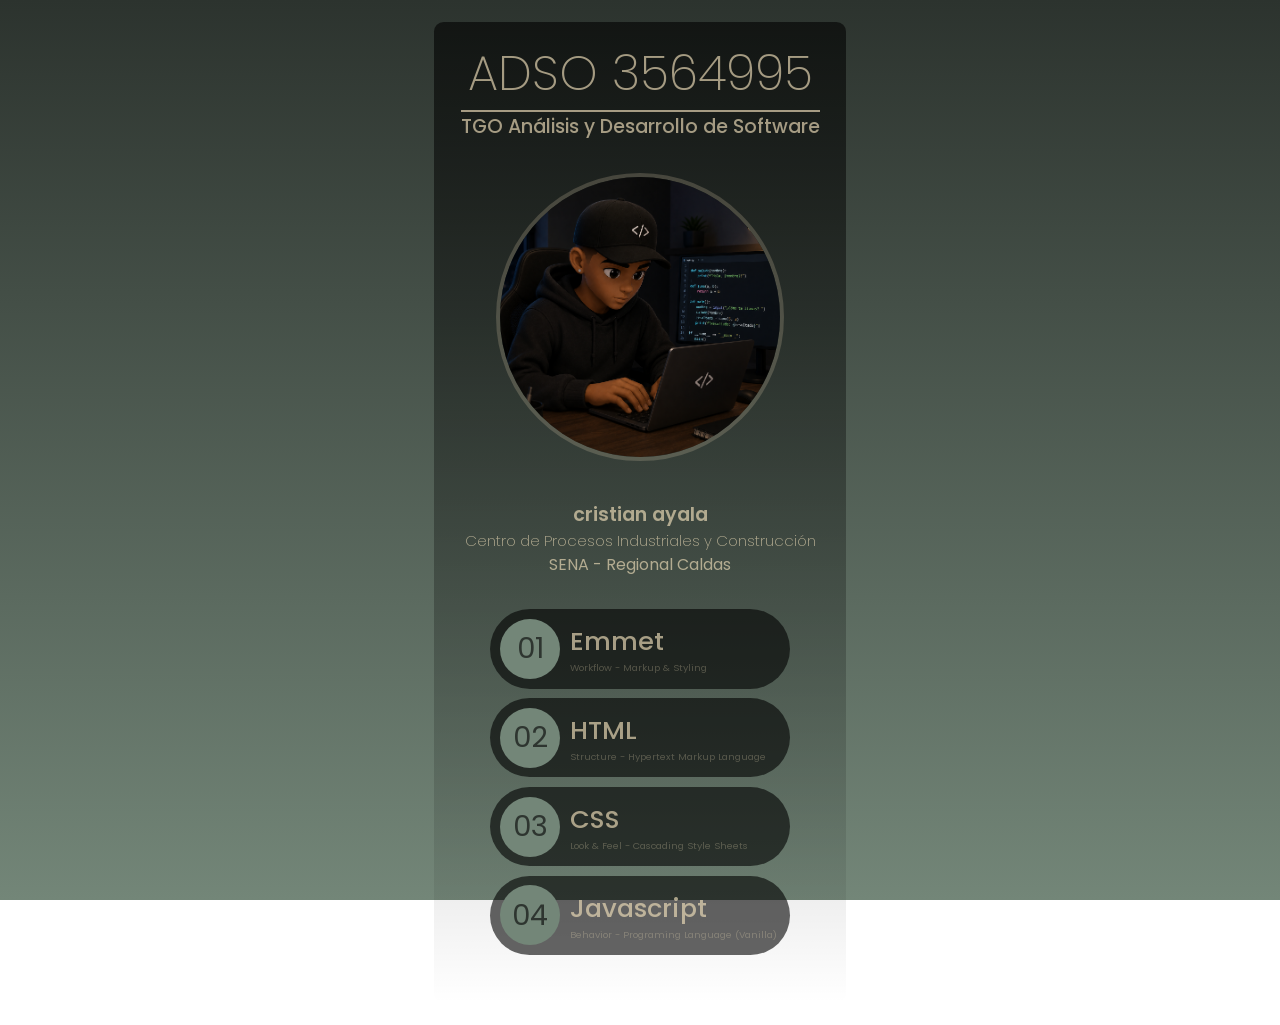
<file: index.html>
<!DOCTYPE html>
<html lang="en">
<head>
    <meta charset="UTF-8">
    <meta name="viewport" content="width=device-width, initial-scale=1.0">
    <title>ADSO 3564995</title>
    <link rel="stylesheet" href="src/css/master.css">
</head>
<body>
    <main>
        <header class="mmenu">
            <h1>ADSO 3564995</h1>
            <h2>TGO Análisis y Desarrollo de Software</h2>
            <img src="src/css/cristian-caricature.png" alt="Cristian Ayala Caricature">
            <h3>cristian ayala</h3>
            <h4>Centro de Procesos Industriales y Construcción</h4>
            <h5>SENA - Regional Caldas</h5>
        </header>
        <menu class="mmenu">
            <a href="01-emmet/index.html">
                <span>01</span>
                <aside>
                    <h4>Emmet</h4>
                    <small>Workflow - Markup & Styling</small>
                </aside>
            </a>
            <a href="02-html/index.html">
                <span>02</span>
                <aside>
                    <h4>HTML</h4>
                    <small>Structure - Hypertext Markup Language</small>
                </aside>
            </a>
            <a href="03-css/index.html">
                <span>03</span>
                <aside>
                    <h4>CSS</h4>
                    <small>Look & Feel - Cascading Style Sheets</small>
                </aside>
            </a>
            <a href="04-javascript/index.html">
                <span>04</span>
                <aside>
                    <h4>Javascript</h4>
                    <small>Behavior - Programing Language (Vanilla)</small>
                </aside>
            </a>
        </menu>
    </main>
</body>
</html>
</file>
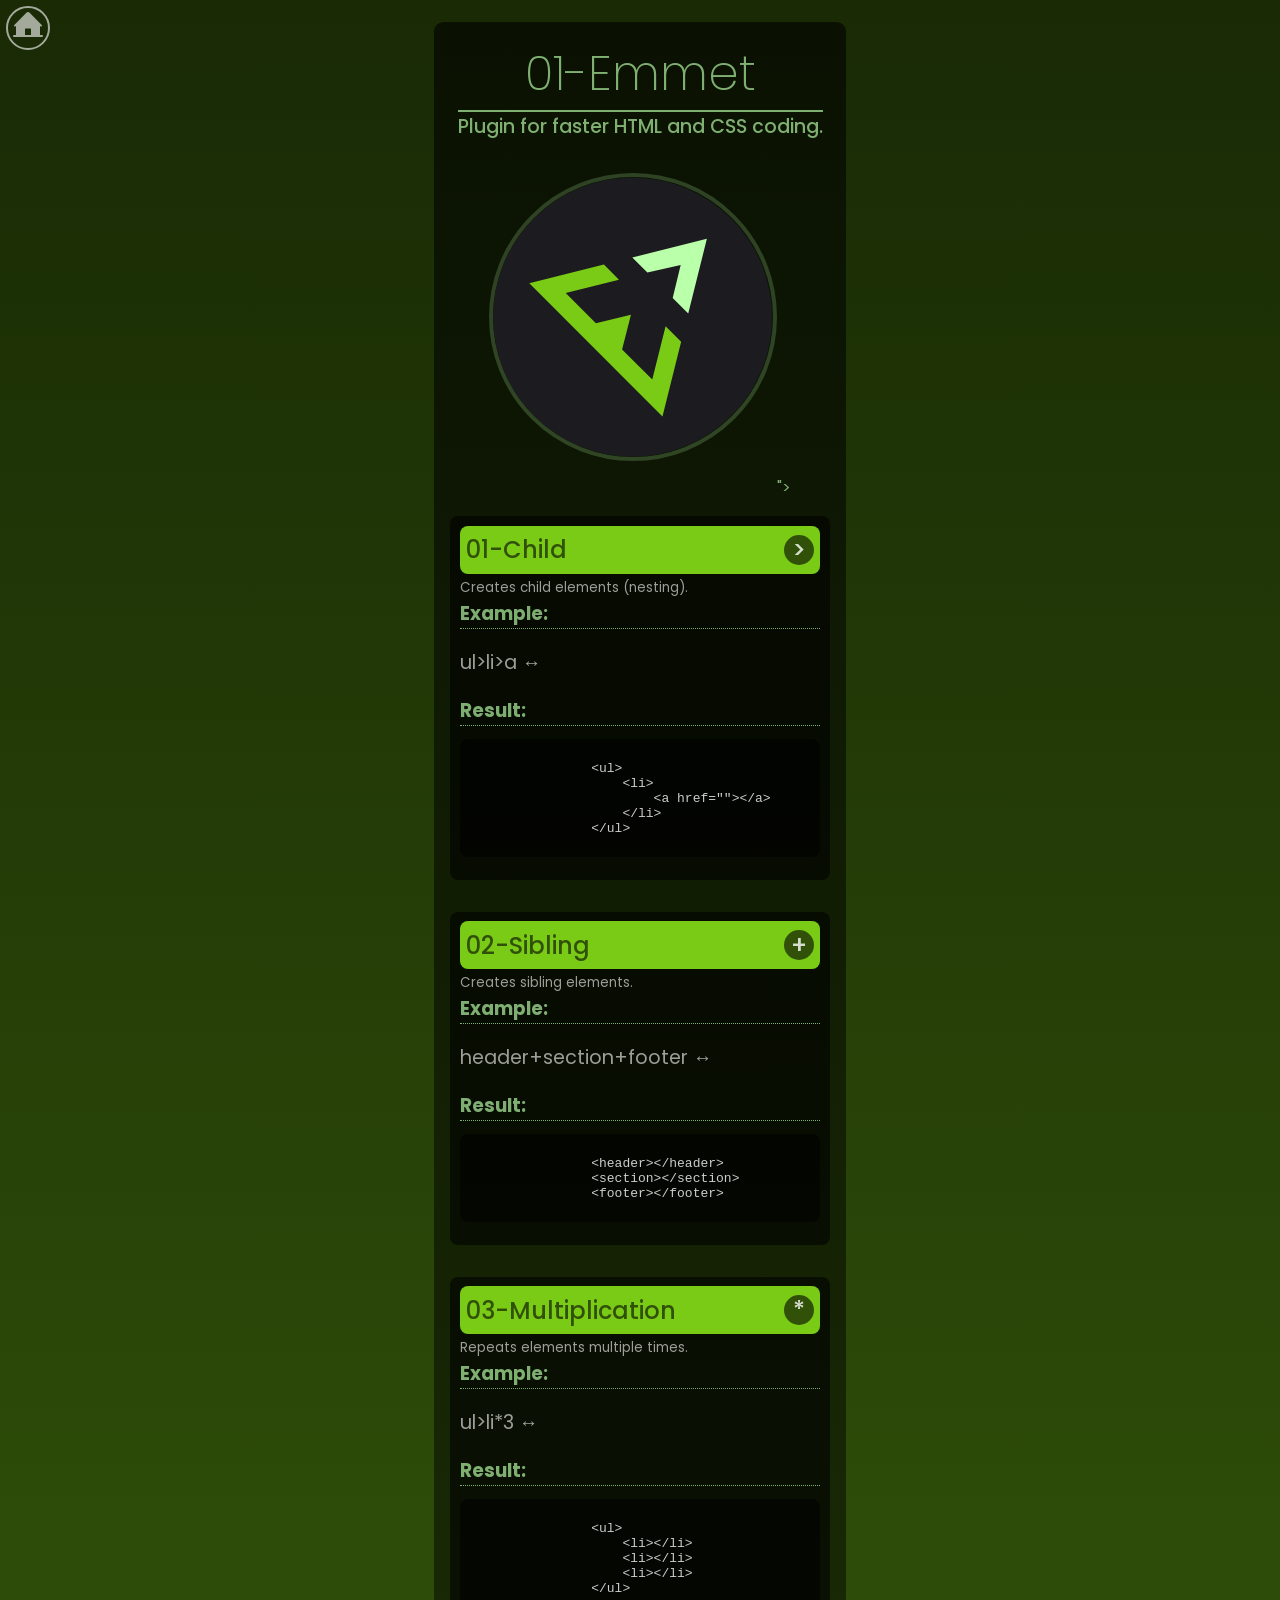
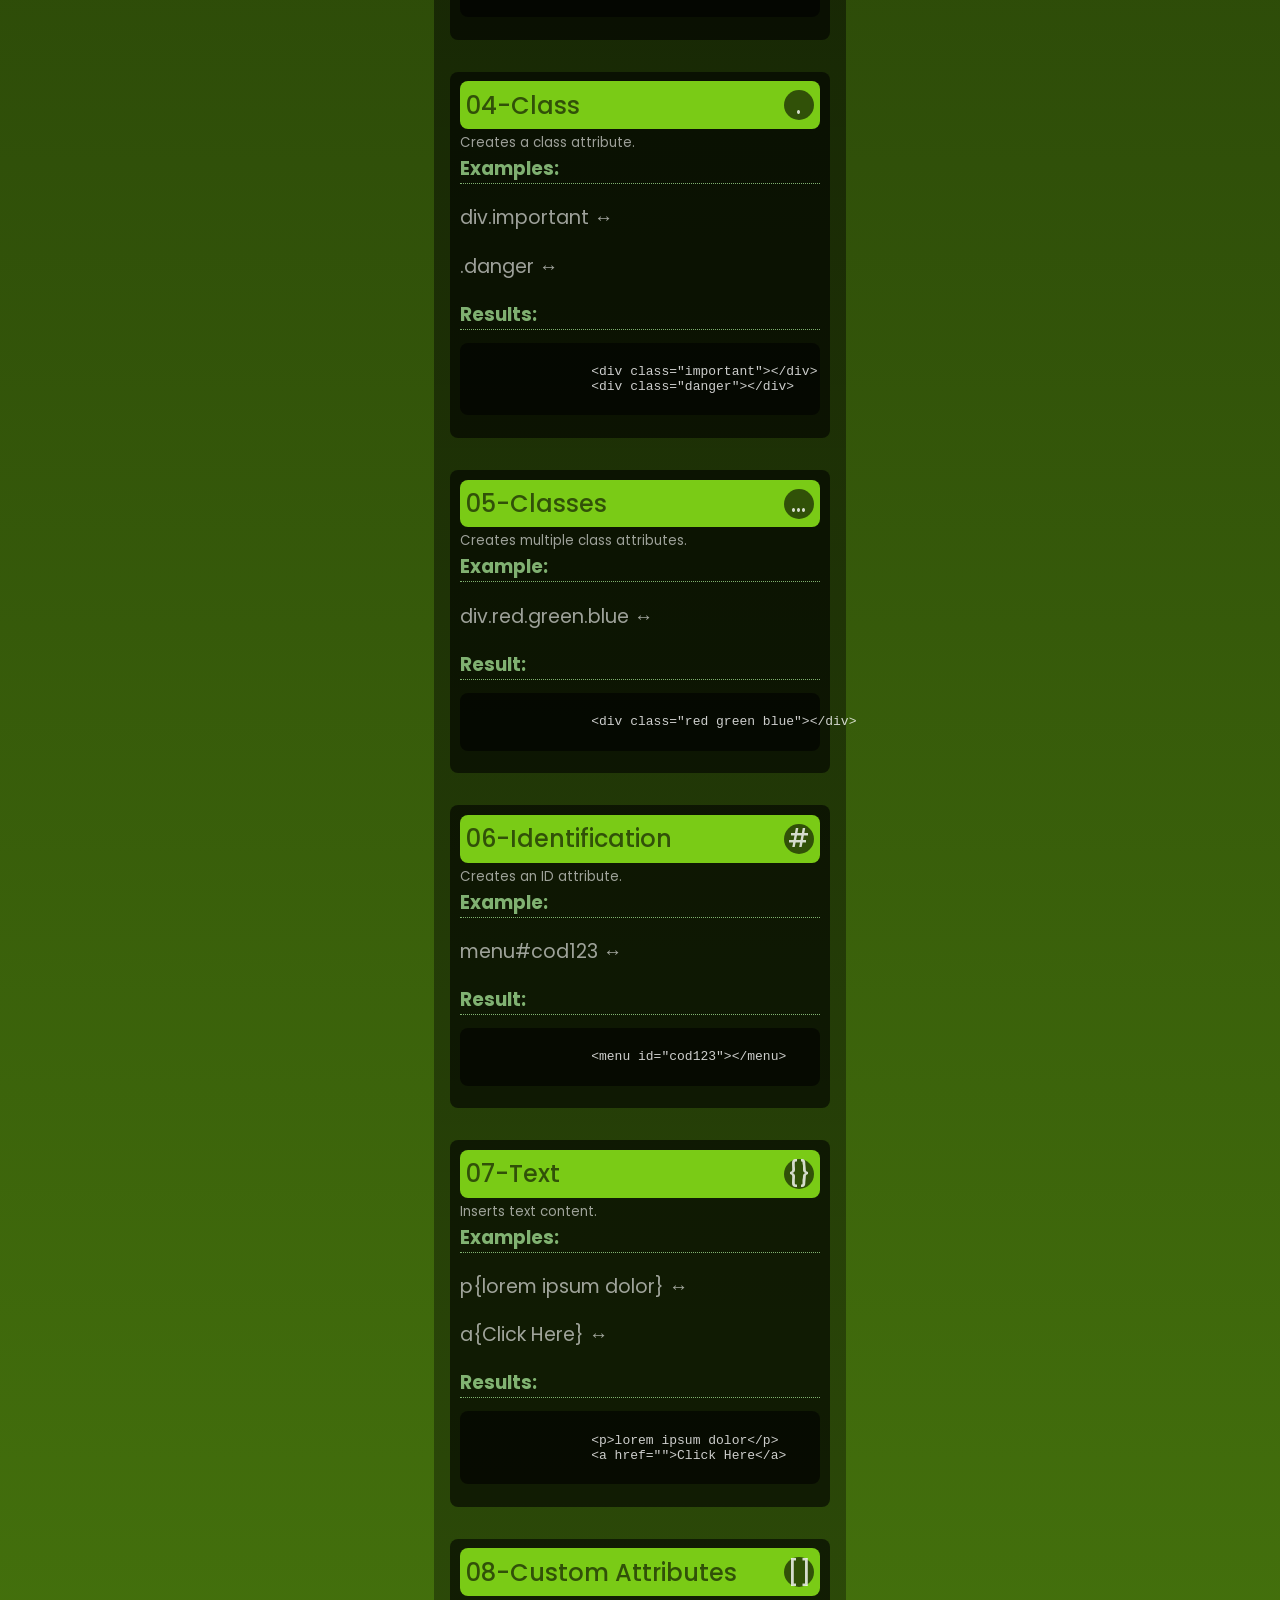
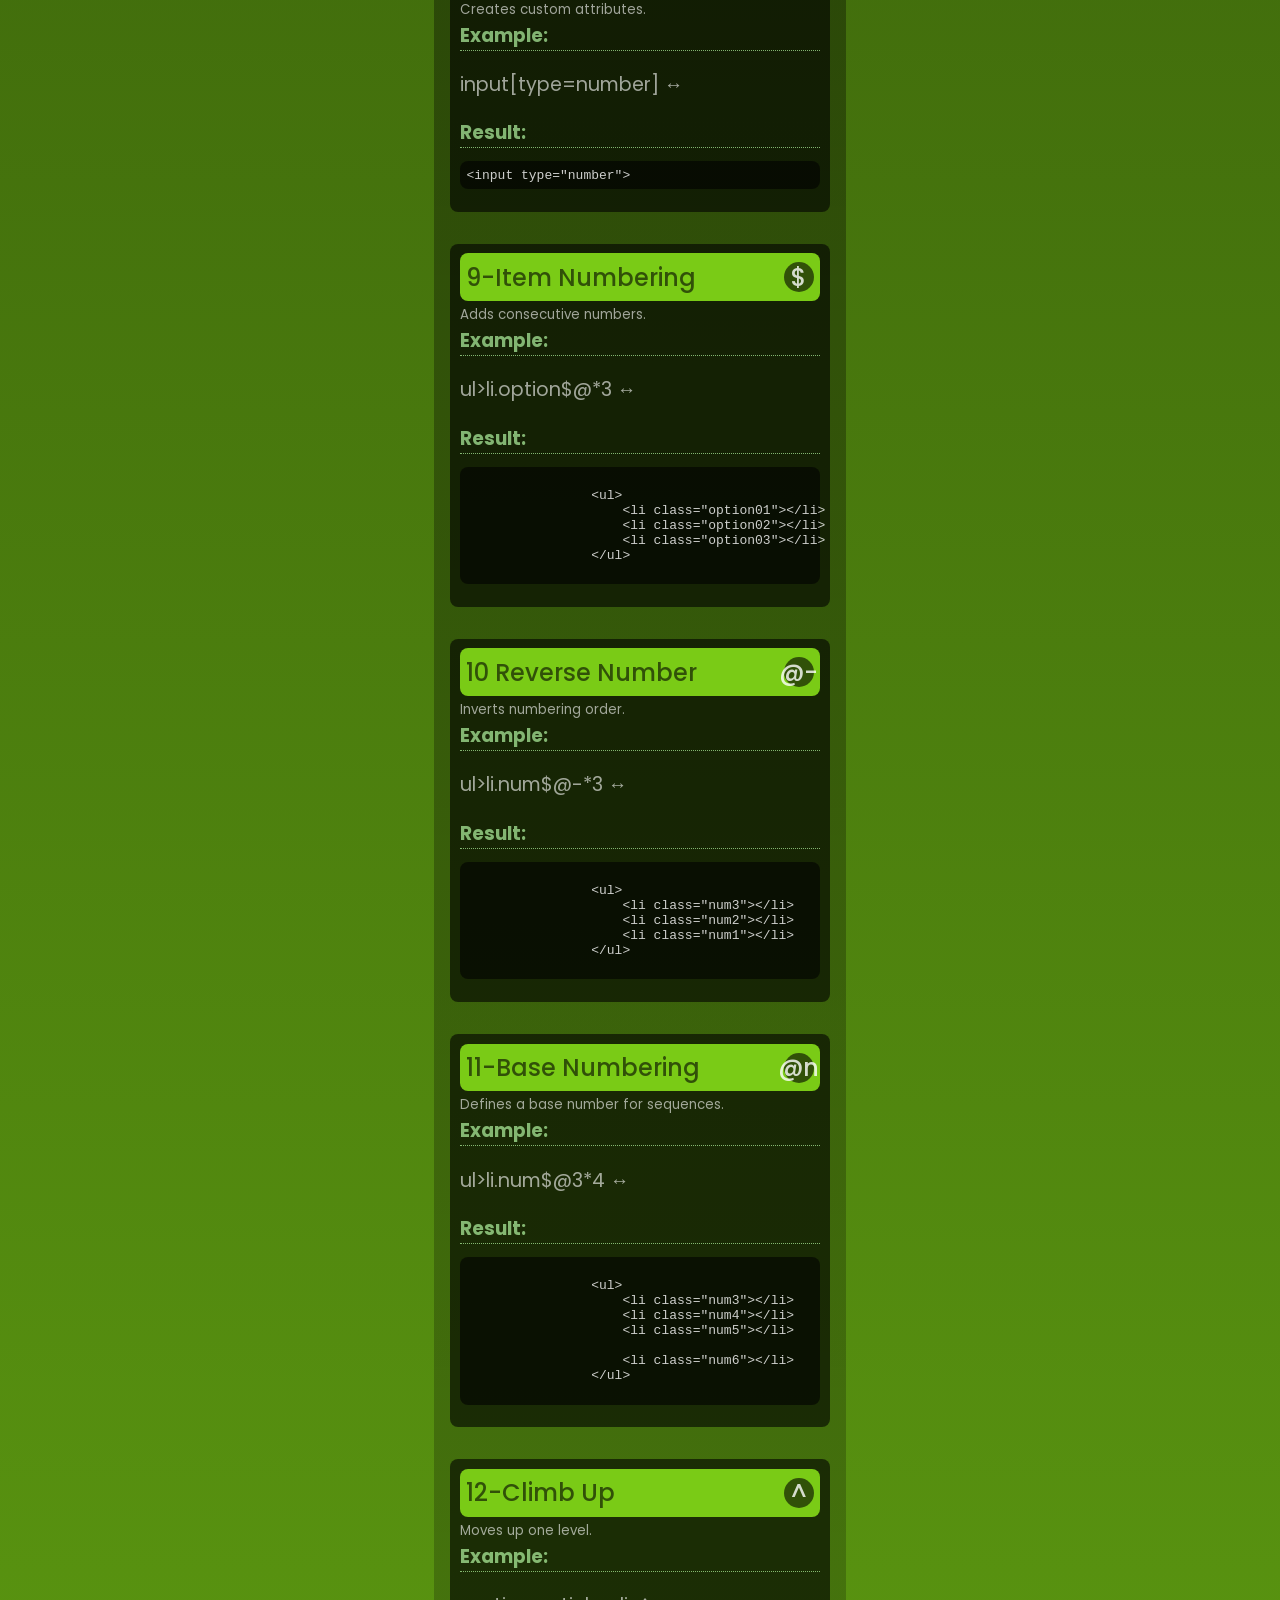
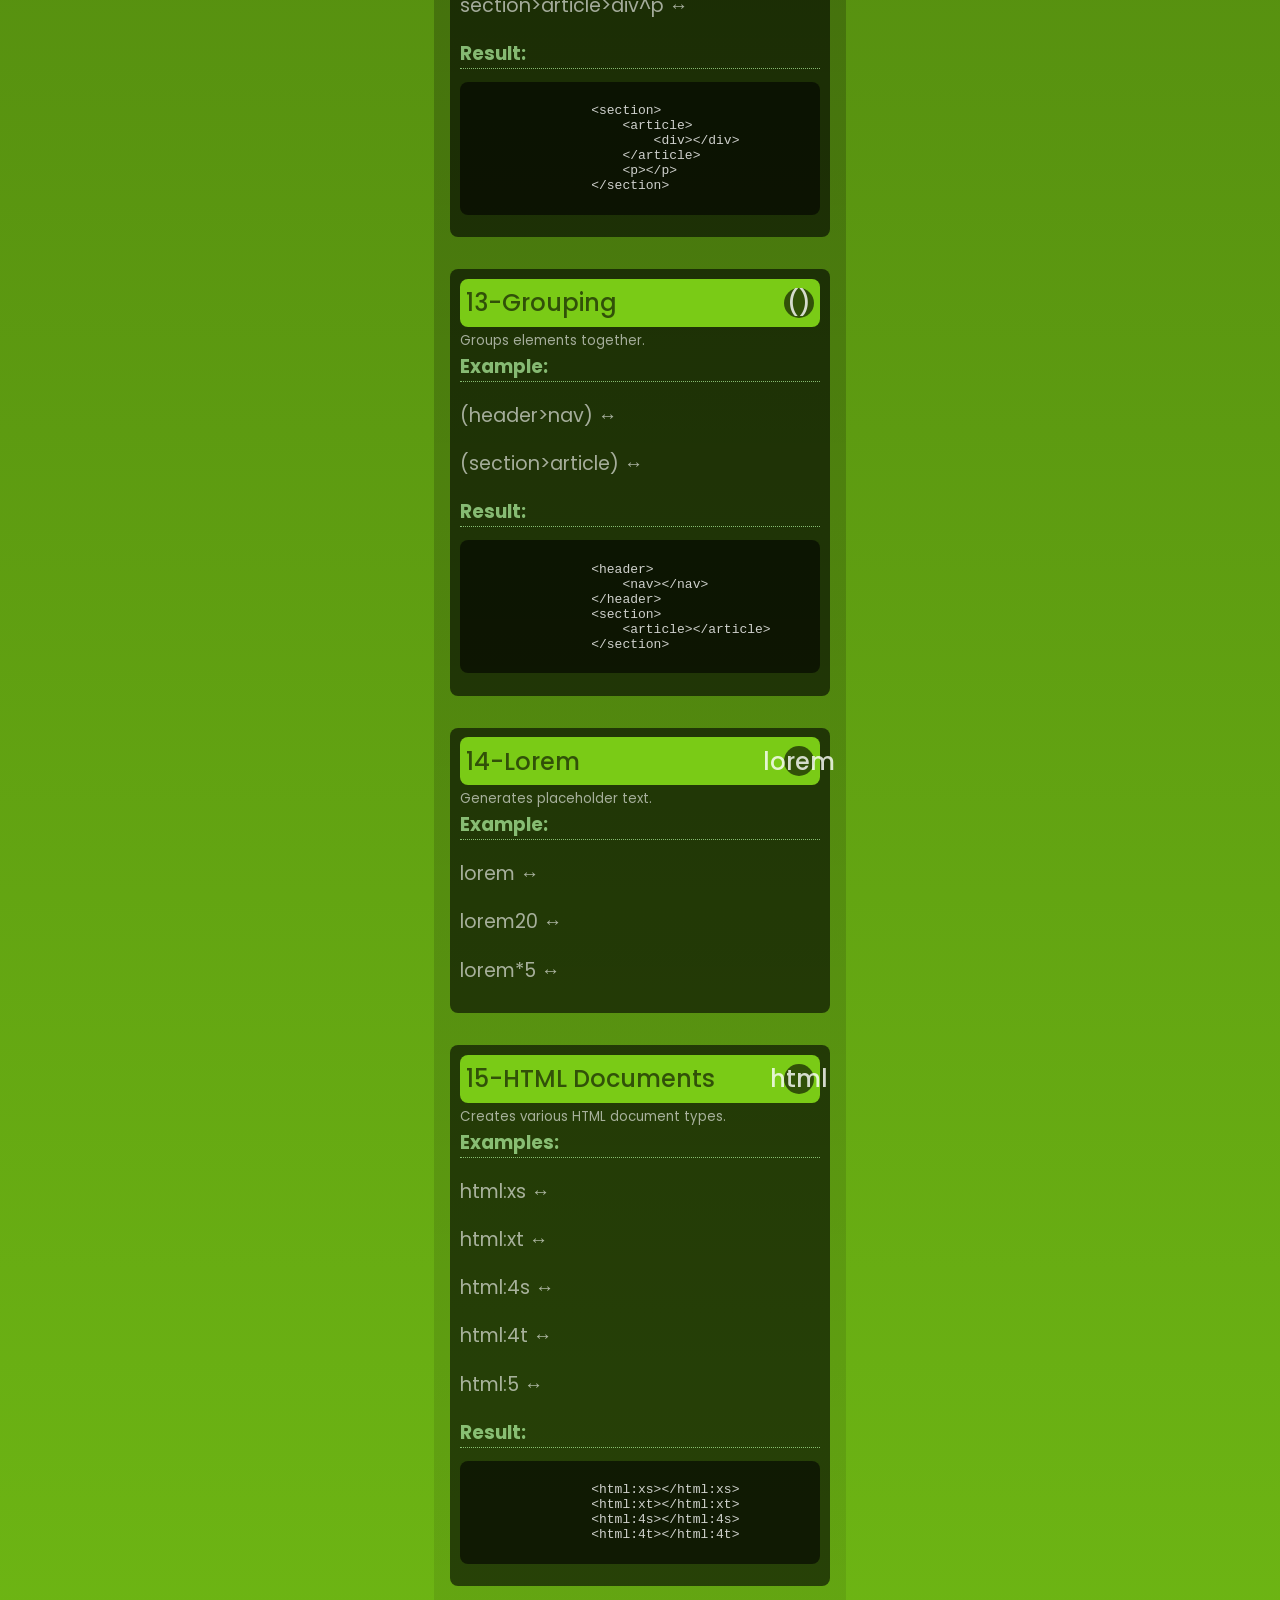
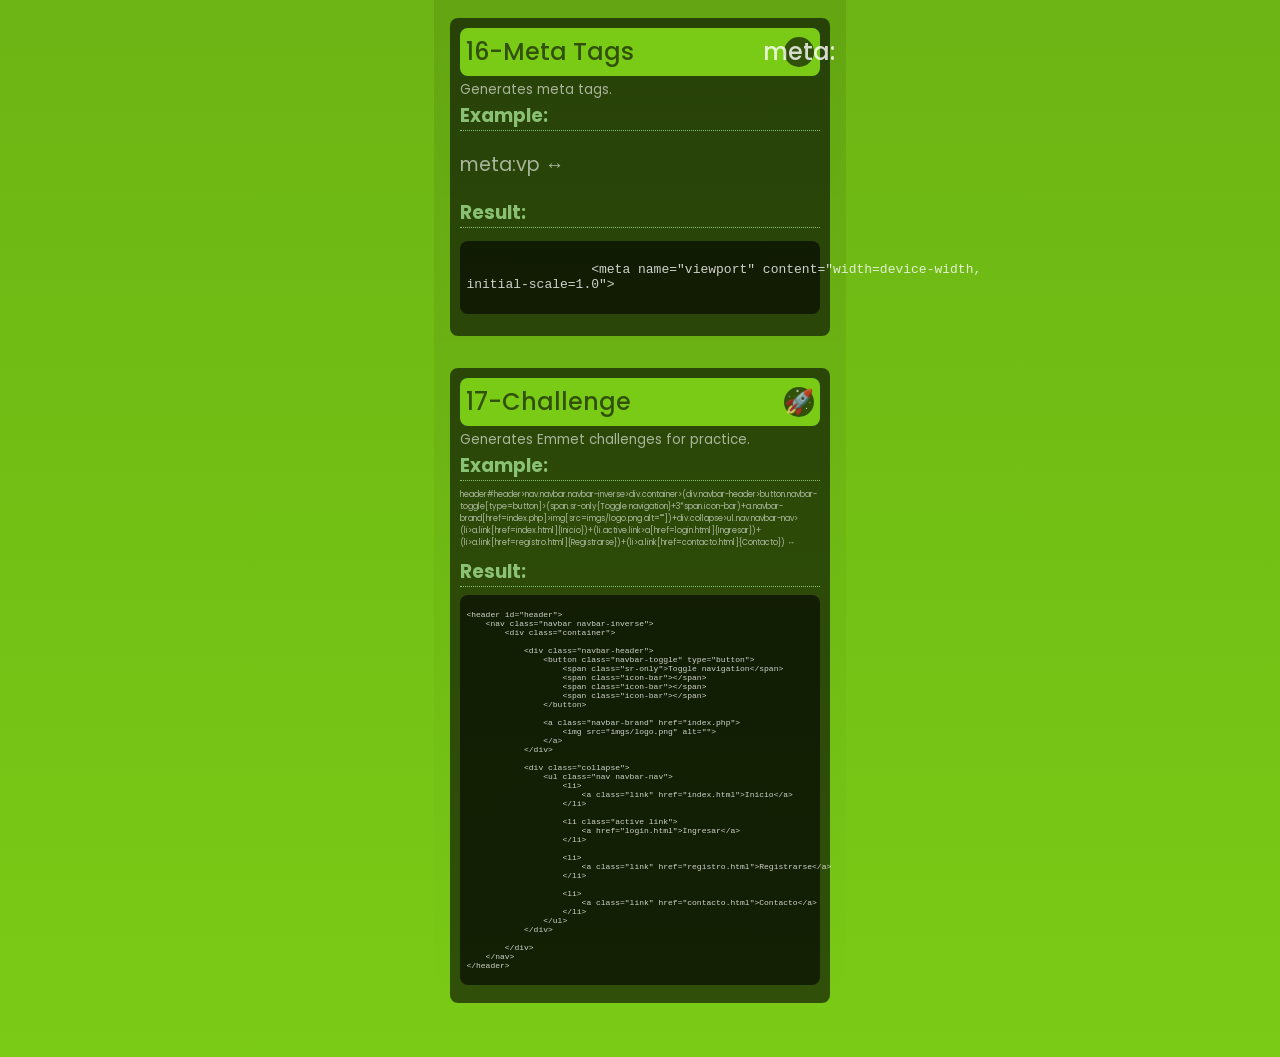
<file: 01-emmet/index.html>
<!DOCTYPE html>
<html lang="en">

<head>
    <meta charset="UTF-8">
    <meta name="viewport" content="width=device-width, initial-scale=1.0">
    <title>01-Emmet</title>
    <link rel="stylesheet" href="../src/css/master.css">
</head>

<body class="emmet">
    <nav class="goback">
        <a href="../index.html">
            <svg xmlns="http://www.w3.org/2000/svg" width="32" height="32" fill="#fff" viewBox="0 0 256 256">
                <path
                    d="M240,208H224V136l2.34,2.34A8,8,0,0,0,237.66,127L139.31,28.68a16,16,0,0,0-22.62,0L18.34,127a8,8,0,0,0,11.32,11.31L32,136v72H16a8,8,0,0,0,0,16H240a8,8,0,0,0,0-16Zm-88,0H104V160a4,4,0,0,1,4-4h40a4,4,0,0,1,4,4Z">
                </path>
            </svg>
        </a>
    </nav>
    <main>
        <header class="mmenu">
            <h1>01-Emmet</h1>
            <h2>Plugin for faster HTML and CSS coding.</h2>
            <img src="../src/imagenes/logo-emmet.svg" alt="emmet logo">">
        </header>
        <section>
            <h2 class="subtitle">
                01-Child
                <span> > </span>
            </h2>
            <small>Creates child elements (nesting).</small>
            <h3>Example:</h3>
            <p>ul>li>a ↔️</p>
            <h3>Result:</h3>
            <xmp>
                <ul>
                    <li>
                        <a href=""></a>
                    </li>
                </ul>
            </xmp>
        </section>
        <section>
            <h2 class="subtitle">
                02-Sibling
                <span> + </span>
            </h2>
            <small>Creates sibling elements.</small>
            <h3>Example:</h3>
            <p>header+section+footer ↔️</p>
            <h3>Result:</h3>
            <xmp>
                <header></header>
                <section></section>
                <footer></footer>
            </xmp>
        </section>
        <section>
            <h2 class="subtitle">
                03-Multiplication
                <span> * </span>
            </h2>
            <small>Repeats elements multiple times.</small>
            <h3>Example:</h3>
            <p>ul>li*3 ↔️</p>
            <h3>Result:</h3>
            <xmp>
                <ul>
                    <li></li>
                    <li></li>
                    <li></li>
                </ul>
            </xmp>
        </section>
        <section>
            <h2 class="subtitle">
                04-Class
                <span> . </span>
            </h2>
            <small>Creates a class attribute.</small>
            <h3>Examples:</h3>
            <p>div.important ↔️</p>
            <p>.danger ↔️</p>
            <h3>Results:</h3>
            <xmp>
                <div class="important"></div>
                <div class="danger"></div>
            </xmp>
        </section>
        <section>
            <h2 class="subtitle">
                05-Classes
                <span> ... </span>
            </h2>
            <small>Creates multiple class attributes.</small>
            <h3>Example:</h3>
            <p>div.red.green.blue ↔️</p>
            <h3>Result:</h3>
            <xmp>
                <div class="red green blue"></div>
            </xmp>
        </section>
        <section>
            <h2 class="subtitle">
                06-Identification
                <span> # </span>
            </h2>
            <small>Creates an ID attribute.</small>
            <h3>Example:</h3>
            <p>menu#cod123 ↔️</p>
            <h3>Result:</h3>
            <xmp>
                <menu id="cod123"></menu>
            </xmp>
        </section>
        <section>
            <h2 class="subtitle">
                07-Text
                <span> {} </span>
            </h2>
            <small>Inserts text content.</small>
            <h3>Examples:</h3>
            <p>p{lorem ipsum dolor} ↔️</p>
            <p>a{Click Here} ↔️</p>
            <h3>Results:</h3>
            <xmp>
                <p>lorem ipsum dolor</p>
                <a href="">Click Here</a>
            </xmp>
        </section>
        <section>
            <h2 class="subtitle">
                08-Custom Attributes
                <span> [] </span>
            </h2>
            <small>Creates custom attributes.</small>
            <h3>Example:</h3>
            <p>input[type=number] ↔️</p>
            <h3>Result:</h3>
            <xmp><input type="number"></xmp>
        </section>
        <section>
            <h2 class="subtitle">
                9-Item Numbering
                <span> $ </span>
            </h2>
            <small>Adds consecutive numbers.</small>
            <h3>Example:</h3>
            <p>ul>li.option$@*3 ↔️</p>
            <h3>Result:</h3>
            <xmp>
                <ul>
                    <li class="option01"></li>
                    <li class="option02"></li>
                    <li class="option03"></li>
                </ul>
            </xmp>
        </section>
        <section>
            <h2 class="subtitle">
                10 Reverse Number
                <span> @- </span>
            </h2>
            <small>Inverts numbering order.</small>
            <h3>Example: </h3>
            <p>ul>li.num$@-*3 ↔️</p>
            <h3>Result: </h3>
            <xmp>
                <ul>
                    <li class="num3"></li>
                    <li class="num2"></li>
                    <li class="num1"></li>
                </ul>
            </xmp>
        </section>

        <section>
            <h2 class="subtitle">
                11-Base Numbering
                <span> @n </span>
            </h2>
            <small>Defines a base number for sequences.</small>
            <h3>Example: </h3>
            <p>ul>li.num$@3*4 ↔️</p>
            <h3>Result: </h3>
            <xmp>
                <ul>
                    <li class="num3"></li>
                    <li class="num4"></li>
                    <li class="num5"></li>

                    <li class="num6"></li>
                </ul>
            </xmp>
        </section>

        <section>
            <h2 class="subtitle">
                12-Climb Up
                <span> ^ </span>
            </h2>
            <small>Moves up one level.</small>
            <h3>Example: </h3>
            <p>section>article>div^p ↔️</p>
            <h3>Result: </h3>
            <xmp>
                <section>
                    <article>
                        <div></div>
                    </article>
                    <p></p>
                </section>
            </xmp>
        </section>

        <section>
            <h2 class="subtitle">
                13-Grouping
                <span> () </span>
            </h2>
            <small>Groups elements together.</small>
            <h3>Example: </h3>
            <p>(header>nav) ↔️</p>
            <p>(section>article) ↔️</p>
            <h3>Result: </h3>
            <xmp>
                <header>
                    <nav></nav>
                </header>
                <section>
                    <article></article>
                </section>
            </xmp>
        </section>

        <section>
            <h2 class="subtitle">
                14-Lorem
                <span> lorem </span>
            </h2>
            <small>Generates placeholder text.</small>
            <h3>Example: </h3>
            <p>lorem ↔️</p>
            <p>lorem20 ↔️</p>
            <p>lorem*5 ↔️</p>

        </section>

        <section>
            <h2 class="subtitle">
                15-HTML Documents
                <span> html </span>
            </h2>
            <small>Creates various HTML document types.</small>
            <h3>Examples: </h3>
            <p>html:xs ↔️</p>
            <p>html:xt ↔️</p>
            <p>html:4s ↔️</p>
            <p>html:4t ↔️</p>
            <p>html:5 ↔️</p>
            <h3>Result: </h3>

            <xmp>
                <html:xs></html:xs>
                <html:xt></html:xt>
                <html:4s></html:4s>
                <html:4t></html:4t>
            </xmp>
        </section>

        <section>
            <h2 class="subtitle">
                16-Meta Tags
                <span> meta:</span>
            </h2>
            <small>Generates meta tags.</small>
            <h3>Example: </h3>
            <p>meta:vp ↔️</p>
            <h3>Result: </h3>

            <xmp>
                <meta name="viewport" content="width=device-width, 
initial-scale=1.0">
            </xmp>
        </section>
        <section>
            <h2 class="subtitle">
                17-Challenge
                <span> 🚀 </span>
            </h2>
            <small>Generates Emmet challenges for practice.</small>
            <h3>Example:</h3>
            <p style="font-size: 0.5rem;"> header#header>nav.navbar.navbar-inverse>div.container>(div.navbar-header>button.navbar-toggle[type=button]>(span.sr-only{Toggle navigation}+3*span.icon-bar)+a.navbar-brand[href=index.php]>img[src=imgs/logo.png alt=""])+div.collapse>ul.nav.navbar-nav>(li>a.link[href=index.html]{Inicio})+(li.active.link>a[href=login.html]{Ingresar})+(li>a.link[href=registro.html]{Registrarse})+(li>a.link[href=contacto.html]{Contacto}) ↔️</p>
                
<h3>Result:</h3>

    <xmp style="font-size: 0.5rem;">
<header id="header">
    <nav class="navbar navbar-inverse">
        <div class="container">

            <div class="navbar-header">
                <button class="navbar-toggle" type="button">
                    <span class="sr-only">Toggle navigation</span>
                    <span class="icon-bar"></span>
                    <span class="icon-bar"></span>
                    <span class="icon-bar"></span>
                </button>

                <a class="navbar-brand" href="index.php">
                    <img src="imgs/logo.png" alt="">
                </a>
            </div>

            <div class="collapse">
                <ul class="nav navbar-nav">
                    <li>
                        <a class="link" href="index.html">Inicio</a>
                    </li>

                    <li class="active link">
                        <a href="login.html">Ingresar</a>
                    </li>

                    <li>
                        <a class="link" href="registro.html">Registrarse</a>
                    </li>

                    <li>
                        <a class="link" href="contacto.html">Contacto</a>
                    </li>
                </ul>
            </div>

        </div>
    </nav>
</header>
    </xmp>
</section>
</file>
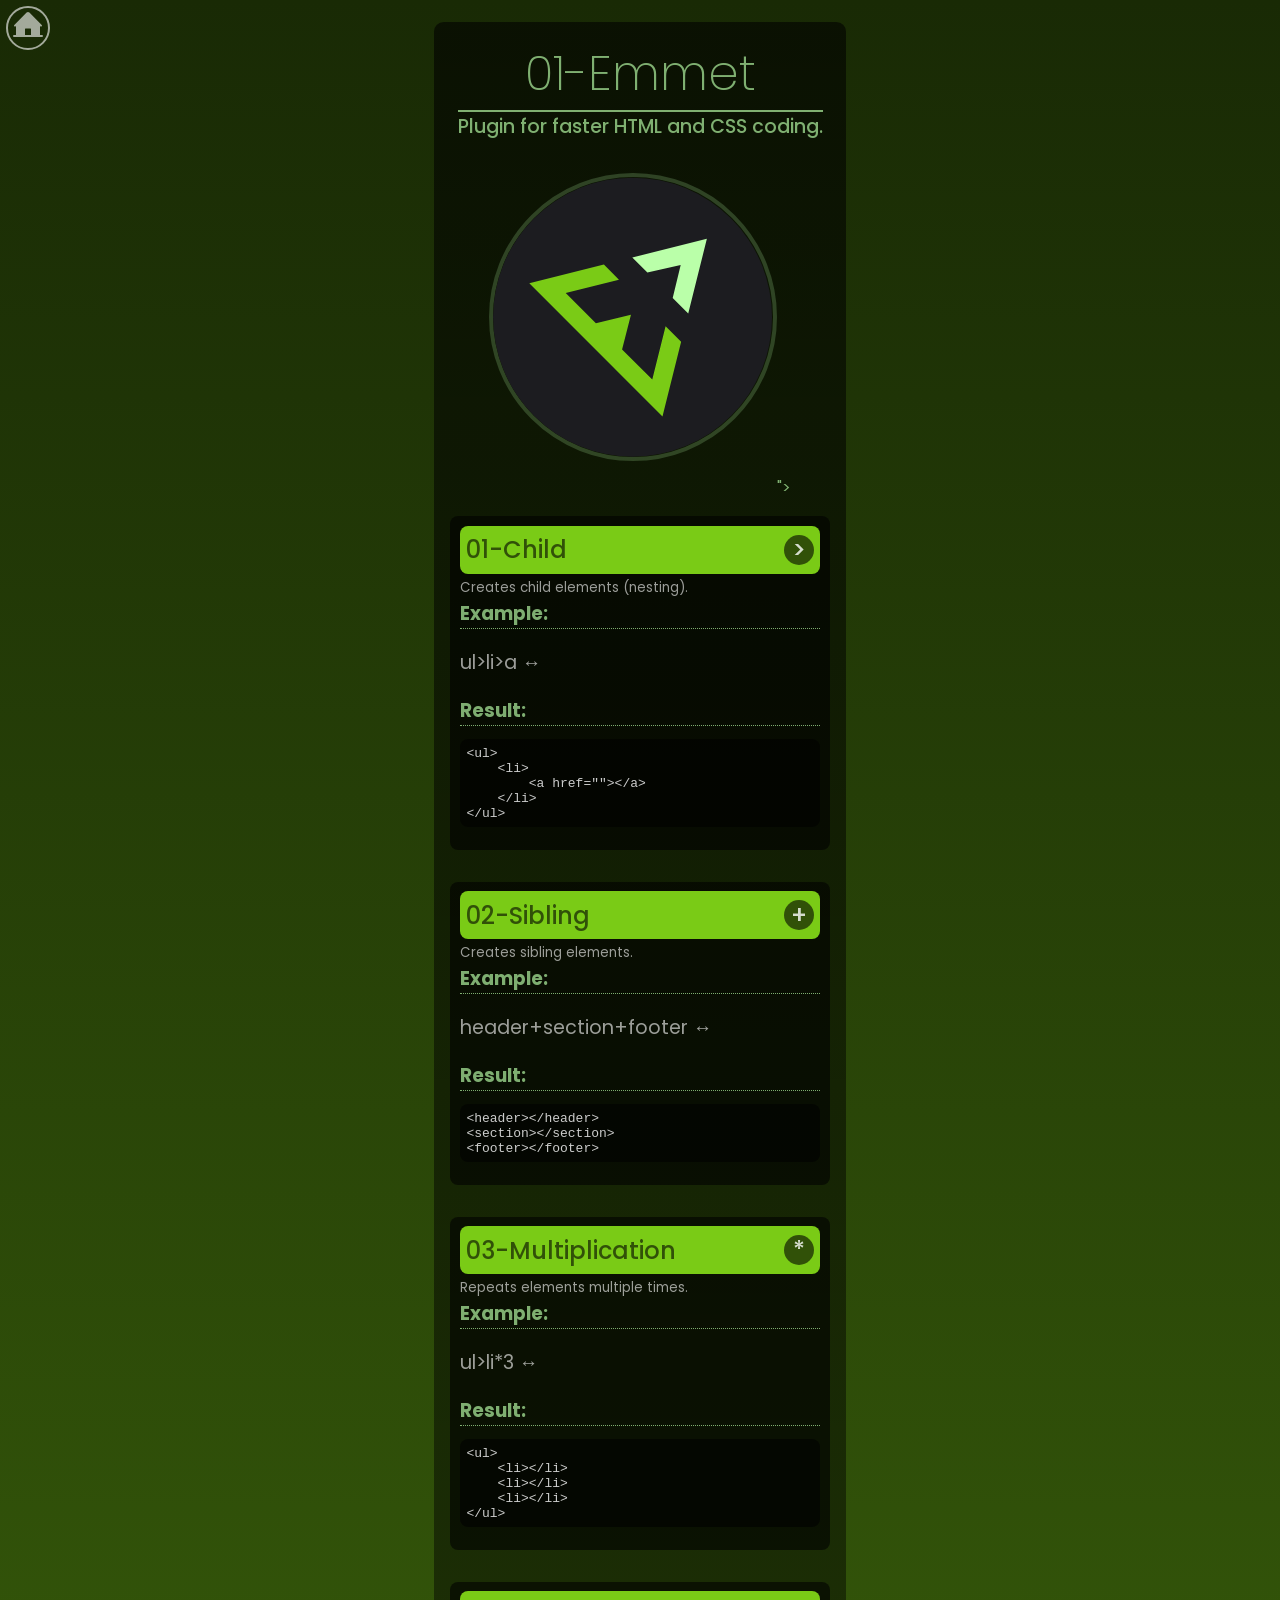
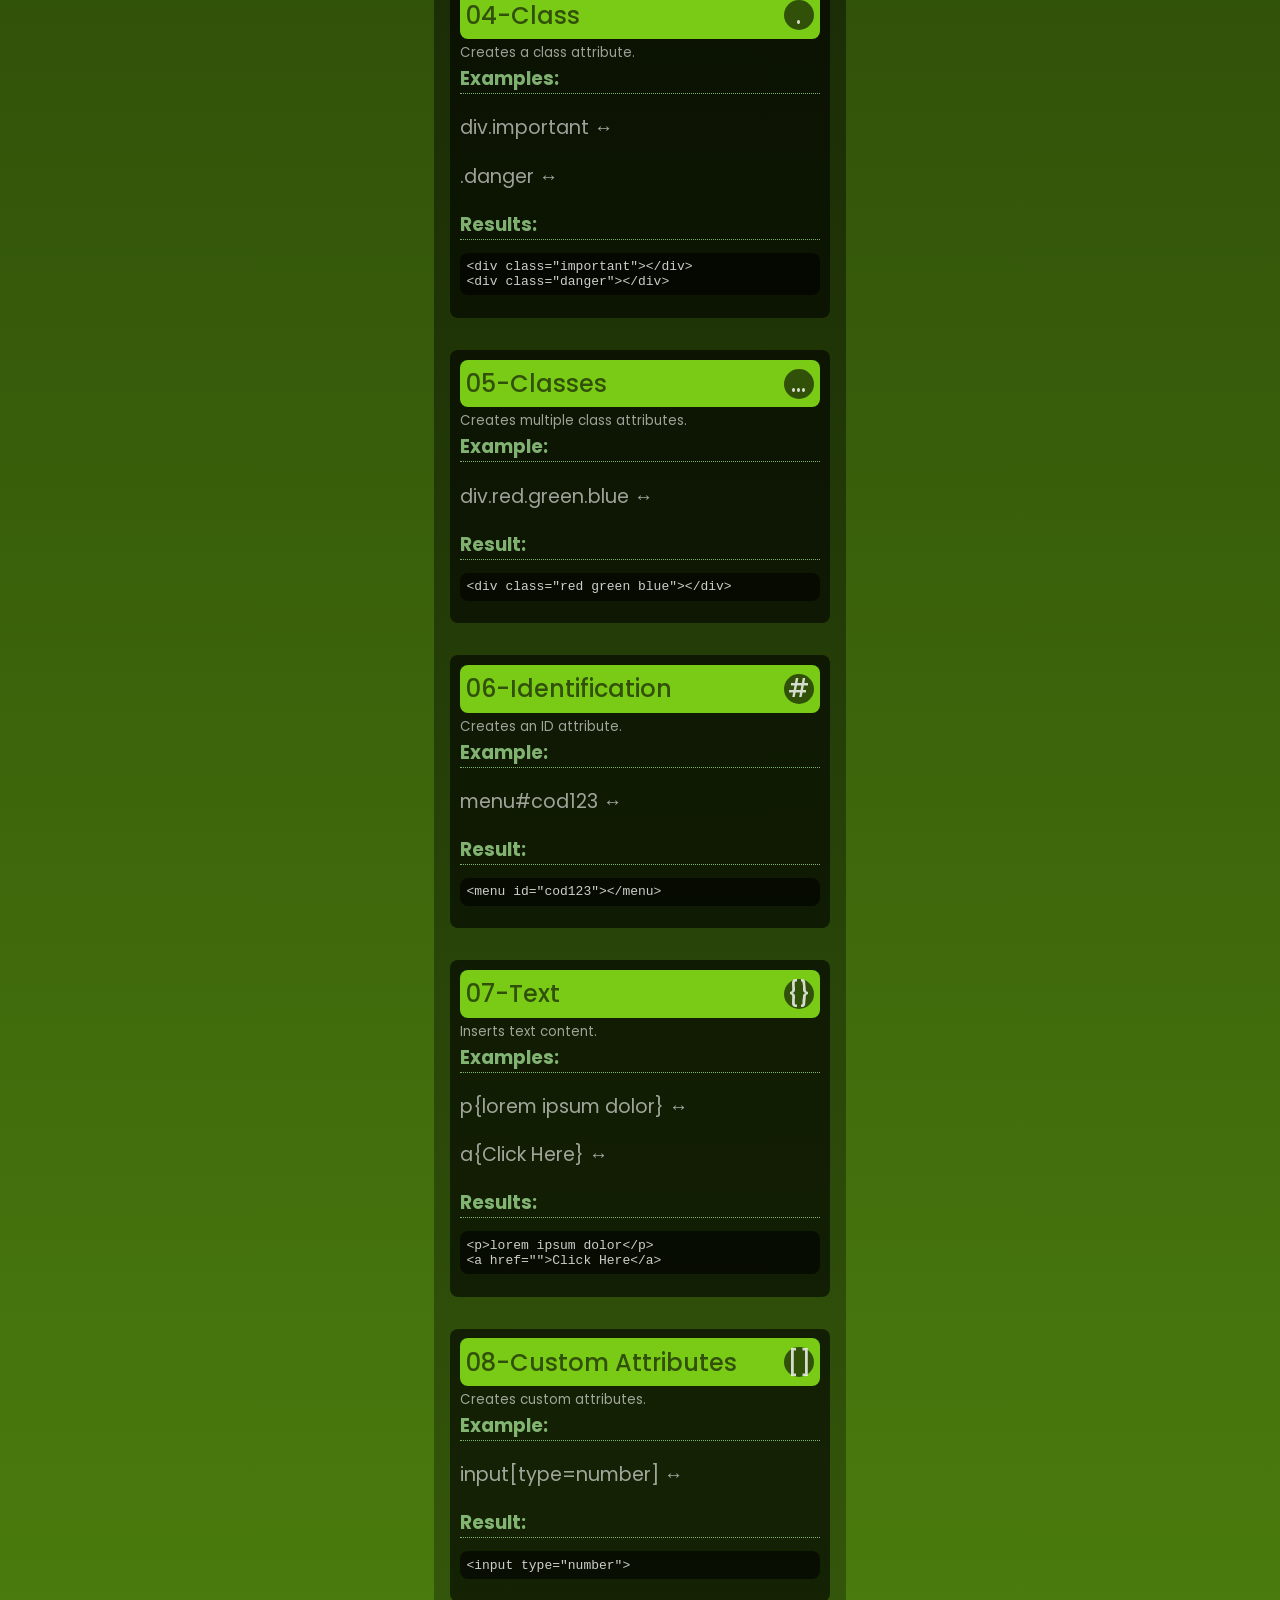
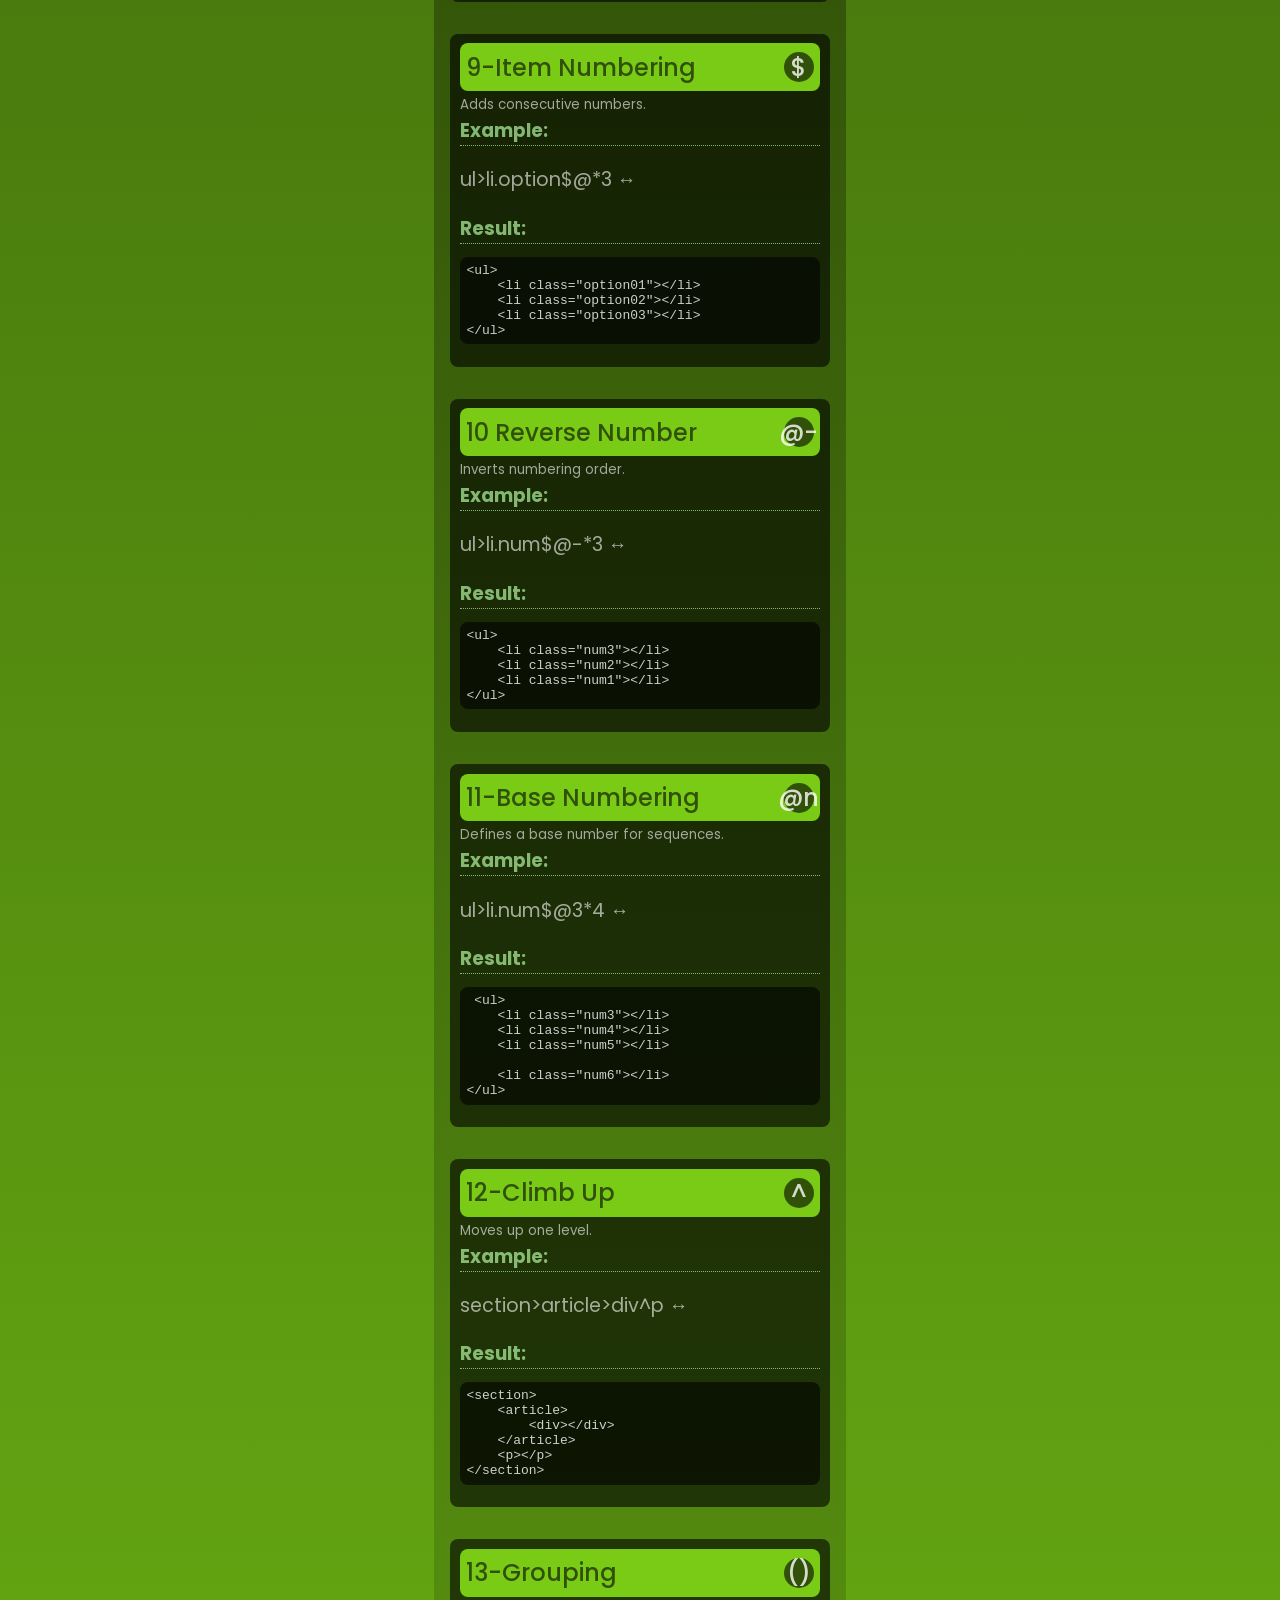
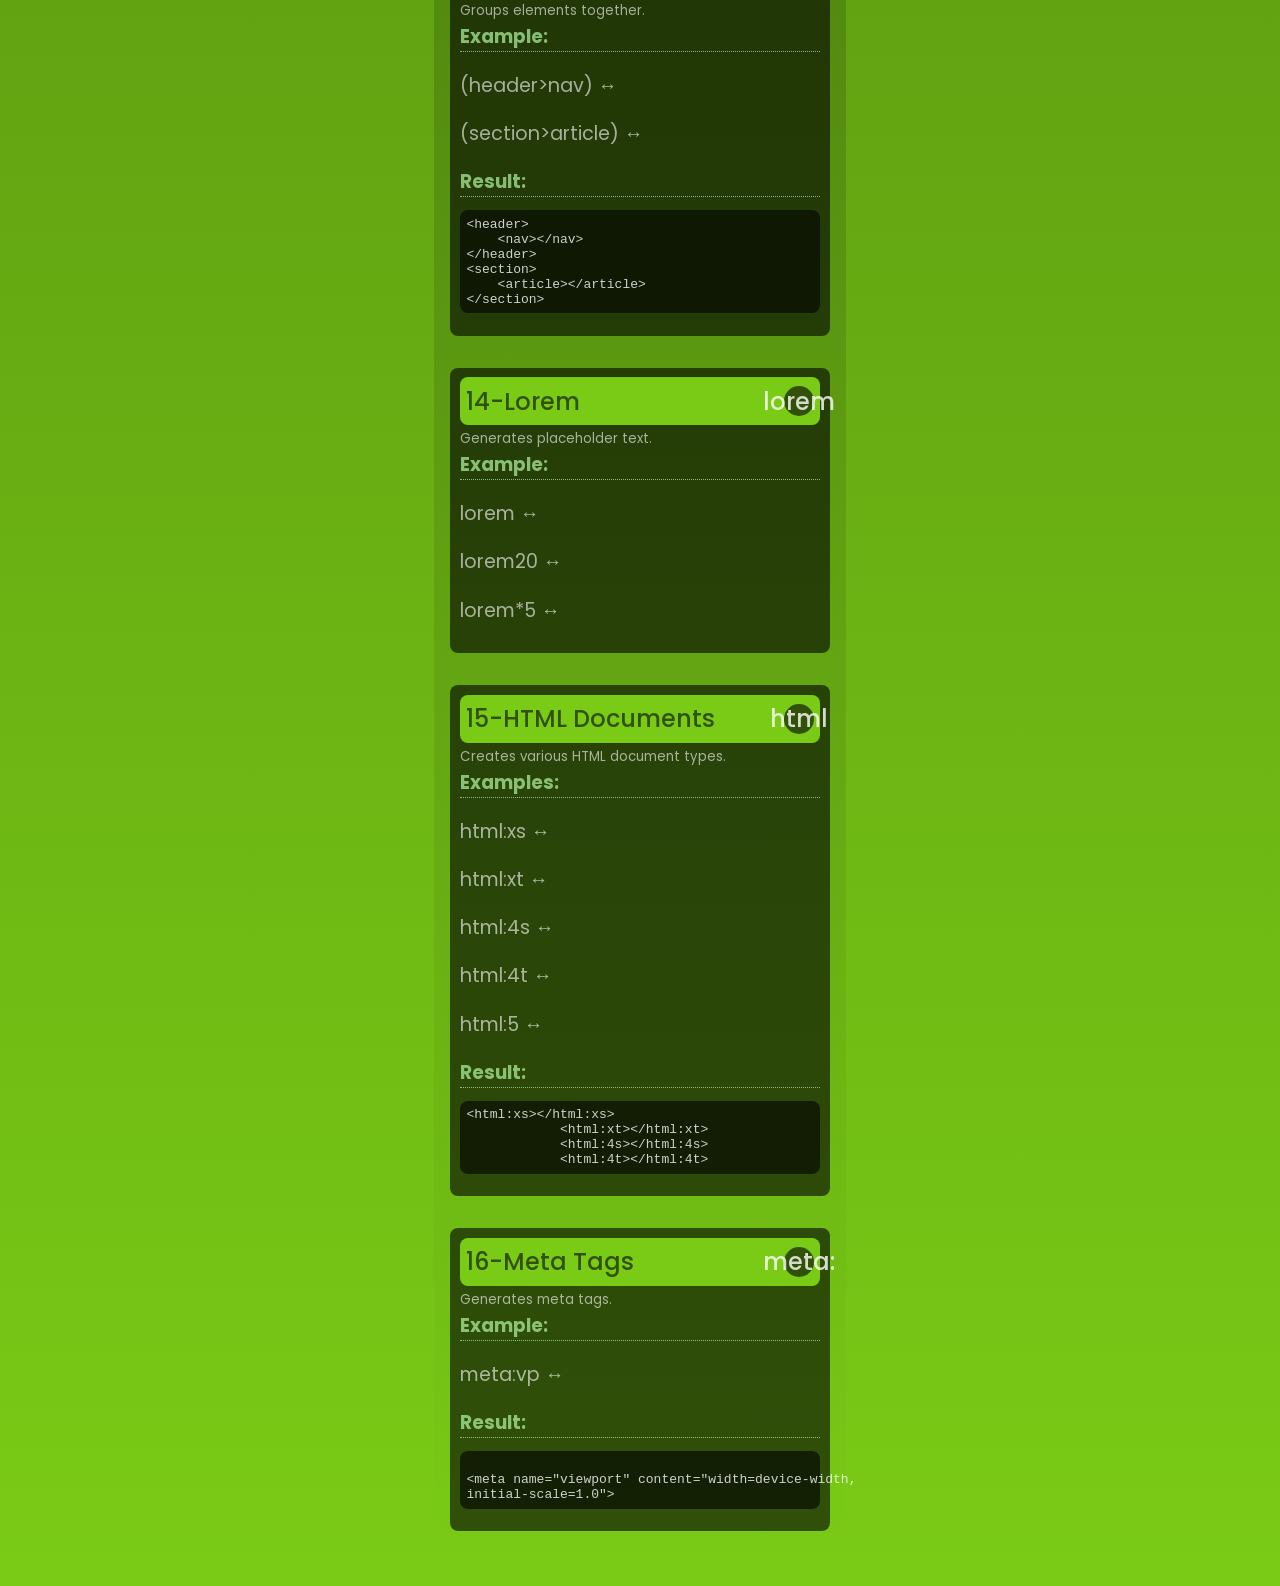
<file: adso3564995/01-emmet/index.html>
<!DOCTYPE html>
<html lang="en">
<head>
    <meta charset="UTF-8">
    <meta name="viewport" content="width=device-width, initial-scale=1.0">
    <title>01-Emmet</title>
    <link rel="stylesheet" href="../src/css/master.css">
</head>
<body class="emmet">
    <nav class="goback">
        <a href="../index.html">
            <svg xmlns="http://www.w3.org/2000/svg" width="32" height="32" fill="#fff" viewBox="0 0 256 256">
                <path d="M240,208H224V136l2.34,2.34A8,8,0,0,0,237.66,127L139.31,28.68a16,16,0,0,0-22.62,0L18.34,127a8,8,0,0,0,11.32,11.31L32,136v72H16a8,8,0,0,0,0,16H240a8,8,0,0,0,0-16Zm-88,0H104V160a4,4,0,0,1,4-4h40a4,4,0,0,1,4,4Z"></path>
            </svg>
        </a>
    </nav>
    <main>
        <header class="mmenu">
            <h1>01-Emmet</h1>
            <h2>Plugin for faster HTML and CSS coding.</h2>
            <img src="../src/imagenes/logo-emmet.svg" alt="emmet logo">">
        </header>
        <section>
            <h2 class="subtitle">
                01-Child
                <span> > </span>
            </h2>
            <small>Creates child elements (nesting).</small>
            <h3>Example:</h3>
            <p>ul>li>a ↔️</p>
            <h3>Result:</h3>
<xmp><ul>
    <li>
        <a href=""></a>
    </li>
</ul></xmp>
        </section>
        <section>
            <h2 class="subtitle">
                02-Sibling
                <span> + </span>
            </h2>
            <small>Creates sibling elements.</small>
            <h3>Example:</h3>
            <p>header+section+footer ↔️</p>
            <h3>Result:</h3>
<xmp><header></header>
<section></section>
<footer></footer></xmp>
        </section>
        <section>
            <h2 class="subtitle">
                03-Multiplication
                <span> * </span>
            </h2>
            <small>Repeats elements multiple times.</small>
            <h3>Example:</h3>
            <p>ul>li*3 ↔️</p>
            <h3>Result:</h3>
<xmp><ul>
    <li></li>
    <li></li>
    <li></li>
</ul></xmp>
        </section>
        <section>
            <h2 class="subtitle">
                04-Class
                <span> . </span>
            </h2>
            <small>Creates a class attribute.</small>
            <h3>Examples:</h3>
            <p>div.important ↔️</p>
            <p>.danger ↔️</p>
            <h3>Results:</h3>
<xmp><div class="important"></div>
<div class="danger"></div></xmp>
        </section>
        <section>
            <h2 class="subtitle">
                05-Classes
                <span> ... </span>
            </h2>
            <small>Creates multiple class attributes.</small>
            <h3>Example:</h3>
            <p>div.red.green.blue ↔️</p>
            <h3>Result:</h3>
<xmp><div class="red green blue"></div></xmp>
        </section>
        <section>
            <h2 class="subtitle">
                06-Identification
                <span> # </span>
            </h2>
            <small>Creates an ID attribute.</small>
            <h3>Example:</h3>
            <p>menu#cod123 ↔️</p>
            <h3>Result:</h3>
<xmp><menu id="cod123"></menu></xmp>
        </section>
        <section>
            <h2 class="subtitle">
                07-Text
                <span> {} </span>
            </h2>
            <small>Inserts text content.</small>
            <h3>Examples:</h3>
            <p>p{lorem ipsum dolor} ↔️</p>
            <p>a{Click Here} ↔️</p>
            <h3>Results:</h3>
<xmp><p>lorem ipsum dolor</p>
<a href="">Click Here</a></xmp>
        </section>
        <section>
            <h2 class="subtitle">
                08-Custom Attributes
                <span> [] </span>
            </h2>
            <small>Creates custom attributes.</small>
            <h3>Example:</h3>
            <p>input[type=number] ↔️</p>
            <h3>Result:</h3>
<xmp><input type="number"></xmp>
        </section>
        <section>
            <h2 class="subtitle">
                9-Item Numbering
                <span> $ </span>
            </h2>
            <small>Adds consecutive numbers.</small>
            <h3>Example:</h3>
            <p>ul>li.option$@*3 ↔️</p>
            <h3>Result:</h3>
<xmp><ul>
    <li class="option01"></li>
    <li class="option02"></li>
    <li class="option03"></li>
</ul></xmp>
        </section>
        <section>
           <h2 class="subtitle">
            10 Reverse Number
                      <span> @- </span>
            </h2>
            <small>Inverts numbering order.</small>
            <h3>Example: </h3>
            <p>ul>li.num$@-*3 ↔️</p>
            <h3>Result: </h3>
<xmp><ul>
    <li class="num3"></li>
    <li class="num2"></li>
    <li class="num1"></li>
</ul></xmp>
        </section>

        <section>
            <h2 class="subtitle">
                 11-Base Numbering
                <span> @n </span>
            </h2>
            <small>Defines a base number for sequences.</small>
            <h3>Example: </h3>
            <p>ul>li.num$@3*4 ↔️</p>
            <h3>Result: </h3>
<xmp> <ul>
    <li class="num3"></li>
    <li class="num4"></li>
    <li class="num5"></li>

    <li class="num6"></li>
</ul></xmp>
        </section>

        <section>
            <h2 class="subtitle">
                12-Climb Up
                <span> ^ </span>
            </h2>
            <small>Moves up one level.</small>
            <h3>Example: </h3>
            <p>section>article>div^p ↔️</p>
            <h3>Result: </h3>
<xmp><section>
    <article>
        <div></div>
    </article>
    <p></p>
</section></xmp>
        </section>

         <section>
            <h2 class="subtitle">
               13-Grouping
                <span> ()  </span>
            </h2>
            <small>Groups elements together.</small>
            <h3>Example: </h3>
            <p>(header>nav) ↔️</p>
            <p>(section>article) ↔️</p>
            <h3>Result: </h3>
<xmp><header>
    <nav></nav>
</header>
<section>
    <article></article>
</section>
</xmp>
        </section>

        <section>
            <h2 class="subtitle">
               14-Lorem
                <span> lorem </span>
            </h2>
            <small>Generates placeholder text.</small>
            <h3>Example: </h3>
            <p>lorem  ↔️</p>
            <p>lorem20  ↔️</p>
            <p>lorem*5  ↔️</p>

        </section>

           <section>
            <h2 class="subtitle">
               15-HTML Documents
                <span> html </span>
            </h2>
            <small>Creates various HTML document types.</small>
            <h3>Examples: </h3>
            <p>html:xs ↔️</p>
            <p>html:xt  ↔️</p>
            <p>html:4s ↔️</p>
            <p>html:4t ↔️</p>
            <p>html:5 ↔️</p>
            <h3>Result: </h3>

<xmp><html:xs></html:xs>
            <html:xt></html:xt>
            <html:4s></html:4s>
            <html:4t></html:4t>       
</xmp>
        </section>

        <section>
            <h2 class="subtitle">
               16-Meta Tags
            <span> meta:</span>
            </h2>
            <small>Generates meta tags.</small>
            <h3>Example: </h3>
            <p>meta:vp ↔️</p>
            <h3>Result: </h3>

<xmp>
<meta name="viewport" content="width=device-width, 
initial-scale=1.0">       
</xmp>
        </section>      
        
        </menu>
    </main>


</body>
</html>
</file>
<file: src/css/master.css>
/* Fonts */
@import url('https://fonts.googleapis.com/css2?family=Poppins:wght@200;300;400;500;600;700;800&display=swap');

/* Styles */
body {
    background: linear-gradient(to top, #738678, #2c332e);
    color: #eddcb9aa;
    background-attachment: fixed;
    font-family: Poppins;
    min-height: 100dvh;

    &.emmet {
        background: linear-gradient(to top, #7acb16, #192a05);
        color: #baffa9aa;

        main {
            header.mmenu {
                h1 {
                    border-bottom: 2px solid #baffa9aa;
                }
                img {
                    border: 4px solid #baffa933;
                }
            }
            section {
                h2.subtitle {
                    align-items: center;
                    background-color: #7acb16;
                    border-radius: 8px;
                    color: #0009;
                    display: flex;
                    font-weight: 500;
                    justify-content: space-between;
                    margin: 0;
                    padding: 0.4rem;
                    span {
                        align-items: center;
                        background-color: #0009;
                        border-radius: 50%;
                        color: #fffc;
                        display: flex;
                        height: 30px;
                        justify-content: center;
                        width: 30px;
                    }
                }
                small {
                    color: #fff9;
                }
                h3 {
                    margin: 0;
                    border-bottom: 1px dotted #baffa9aa;
                }
                p {
                    color: #fff9;
                    font-size: 1.2rem;
                }
                xmp {
                    background-color: #0009;
                    border-radius: 8px;
                    color: #fffc;
                    padding: 0.4rem;
                }
            }
        }
    }

    nav.goback {
        align-items: center;
        border-radius: 50%;
        border: 2px solid #fff;
        display: flex;
        height: 40px;
        justify-content: center;
        left: 6px;
        opacity: .6;
        position: fixed;
        top: 6px;
        transition: all 0.4s ease-in;
        width: 40px;
        &:hover {
            opacity: .9;
            transform: scale(1.1);
        }
    }

    main {
        background: linear-gradient(to bottom, #0009, #0000);
        border-radius: 0.6rem;
        display: flex;
        flex-direction: column;
        justify-content: center;
        align-items: center;
        padding: 1rem;
        margin: 1.4rem auto;
        width: 380px;

        header.mmenu {
            text-align: center;

            h1 {
                font-size: 3rem;
                font-weight: 200;
                border-bottom: 2px solid #eddcb9aa;
                margin: 0;
            }
            h2 {
                font-size: 1.2rem;
                font-weight: 500;
                margin: 0;
            }
            img {
                margin: 2rem auto;
                border: 4px solid #eddcb933;
                border-radius: 50%;
                object-fit: cover;
                height: 280px;
                width: 280px;
            }
            h3 {
                font-size: 1.2rem;
                font-weight: 600;
                margin: 0;
            }
            h4 {
                font-size: 0.94rem;
                font-weight: 200;
                margin: 0;
            }
            h5 {
                font-size: 1rem;
                font-weight: 400;
                margin: 0;
            }
        }

        section {
            background-color: #0009;
            border-radius: 8px;
            padding: 0.6rem;
            margin: 1rem auto;
            width: 360px;
        }

        menu.mmenu {
            display: flex;
            align-items: center;
            flex-direction: column;
            padding: 0;
            margin: 2rem auto;
            gap: 0.6rem;
            justify-content: center;
            
            a:is(:link, :visited) {
                background-color: #0009;
                border-radius: 5rem;
                text-decoration: none;
                color: #eddcb9aa;
                display: flex;
                justify-content: start;
                align-items: center;
                padding: 0.6rem;
                transition: all 0.4s ease-in;
                width: 280px;

                &:is(:hover) {
                    background-color: #738678;
                    color: #0009;
                    transform: scale(1.05) translateX(16px);

                    span {
                        background-color: #0009;
                        color: #fff9;
                    }

                    aside {
                        small {
                            color: #0004;
                        }
                    }
                }

                span {
                    align-items: center;
                    display: flex;
                    font-size: 1.8rem;
                    border-radius: 50%;
                    background-color: #738678;
                    color: #0009;
                    justify-content: center;
                    height: 60px;
                    transition: all 0.8s ease-out;
                    width: 60px;
                }

                aside {
                    display: flex;
                    justify-content: center;
                    margin-left: 0.6rem;
                    flex-direction: column;
                    align-items: start;
                    h4 {
                        font-size: 1.6rem;
                        font-weight: 500;
                        margin: 0;
                    }
                    small {
                        font-size: 0.6rem;
                        color: #eddcb944;
                    }
                } 
            }
        }
    }
}
</file>
<file: adso3564995/src/css/master.css>
/* Fonts */
@import url('https://fonts.googleapis.com/css2?family=Poppins:wght@200;300;400;500;600;700;800&display=swap');

/* Styles */
body {
    background: linear-gradient(to top, #738678, #2c332e);
    color: #eddcb9aa;
    background-attachment: fixed;
    font-family: Poppins;
    min-height: 100dvh;

    &.emmet {
        background: linear-gradient(to top, #7acb16, #192a05);
        color: #baffa9aa;

        main {
            header.mmenu {
                h1 {
                    border-bottom: 2px solid #baffa9aa;
                }
                img {
                    border: 4px solid #baffa933;
                }
            }
            section {
                h2.subtitle {
                    align-items: center;
                    background-color: #7acb16;
                    border-radius: 8px;
                    color: #0009;
                    display: flex;
                    font-weight: 500;
                    justify-content: space-between;
                    margin: 0;
                    padding: 0.4rem;
                    span {
                        align-items: center;
                        background-color: #0009;
                        border-radius: 50%;
                        color: #fffc;
                        display: flex;
                        height: 30px;
                        justify-content: center;
                        width: 30px;
                    }
                }
                small {
                    color: #fff9;
                }
                h3 {
                    margin: 0;
                    border-bottom: 1px dotted #baffa9aa;
                }
                p {
                    color: #fff9;
                    font-size: 1.2rem;
                }
                xmp {
                    background-color: #0009;
                    border-radius: 8px;
                    color: #fffc;
                    padding: 0.4rem;
                }
            }
        }
    }

    nav.goback {
        align-items: center;
        border-radius: 50%;
        border: 2px solid #fff;
        display: flex;
        height: 40px;
        justify-content: center;
        left: 6px;
        opacity: .6;
        position: fixed;
        top: 6px;
        transition: all 0.4s ease-in;
        width: 40px;
        &:hover {
            opacity: .9;
            transform: scale(1.1);
        }
    }

    main {
        background: linear-gradient(to bottom, #0009, #0000);
        border-radius: 0.6rem;
        display: flex;
        flex-direction: column;
        justify-content: center;
        align-items: center;
        padding: 1rem;
        margin: 1.4rem auto;
        width: 380px;

        header.mmenu {
            text-align: center;

            h1 {
                font-size: 3rem;
                font-weight: 200;
                border-bottom: 2px solid #eddcb9aa;
                margin: 0;
            }
            h2 {
                font-size: 1.2rem;
                font-weight: 500;
                margin: 0;
            }
            img {
                margin: 2rem auto;
                border: 4px solid #eddcb933;
                border-radius: 50%;
                object-fit: cover;
                height: 280px;
                width: 280px;
            }
            h3 {
                font-size: 1.2rem;
                font-weight: 600;
                margin: 0;
            }
            h4 {
                font-size: 0.94rem;
                font-weight: 200;
                margin: 0;
            }
            h5 {
                font-size: 1rem;
                font-weight: 400;
                margin: 0;
            }
        }

        section {
            background-color: #0009;
            border-radius: 8px;
            padding: 0.6rem;
            margin: 1rem auto;
            width: 360px;
        }

        menu.mmenu {
            display: flex;
            align-items: center;
            flex-direction: column;
            padding: 0;
            margin: 2rem auto;
            gap: 0.6rem;
            justify-content: center;
            
            a:is(:link, :visited) {
                background-color: #0009;
                border-radius: 5rem;
                text-decoration: none;
                color: #eddcb9aa;
                display: flex;
                justify-content: start;
                align-items: center;
                padding: 0.6rem;
                transition: all 0.4s ease-in;
                width: 280px;

                &:is(:hover) {
                    background-color: #738678;
                    color: #0009;
                    transform: scale(1.05) translateX(16px);

                    span {
                        background-color: #0009;
                        color: #fff9;
                    }

                    aside {
                        small {
                            color: #0004;
                        }
                    }
                }

                span {
                    align-items: center;
                    display: flex;
                    font-size: 1.8rem;
                    border-radius: 50%;
                    background-color: #738678;
                    color: #0009;
                    justify-content: center;
                    height: 60px;
                    transition: all 0.8s ease-out;
                    width: 60px;
                }

                aside {
                    display: flex;
                    justify-content: center;
                    margin-left: 0.6rem;
                    flex-direction: column;
                    align-items: start;
                    h4 {
                        font-size: 1.6rem;
                        font-weight: 500;
                        margin: 0;
                    }
                    small {
                        font-size: 0.6rem;
                        color: #eddcb944;
                    }
                } 
            }
        }
    }
}
</file>
